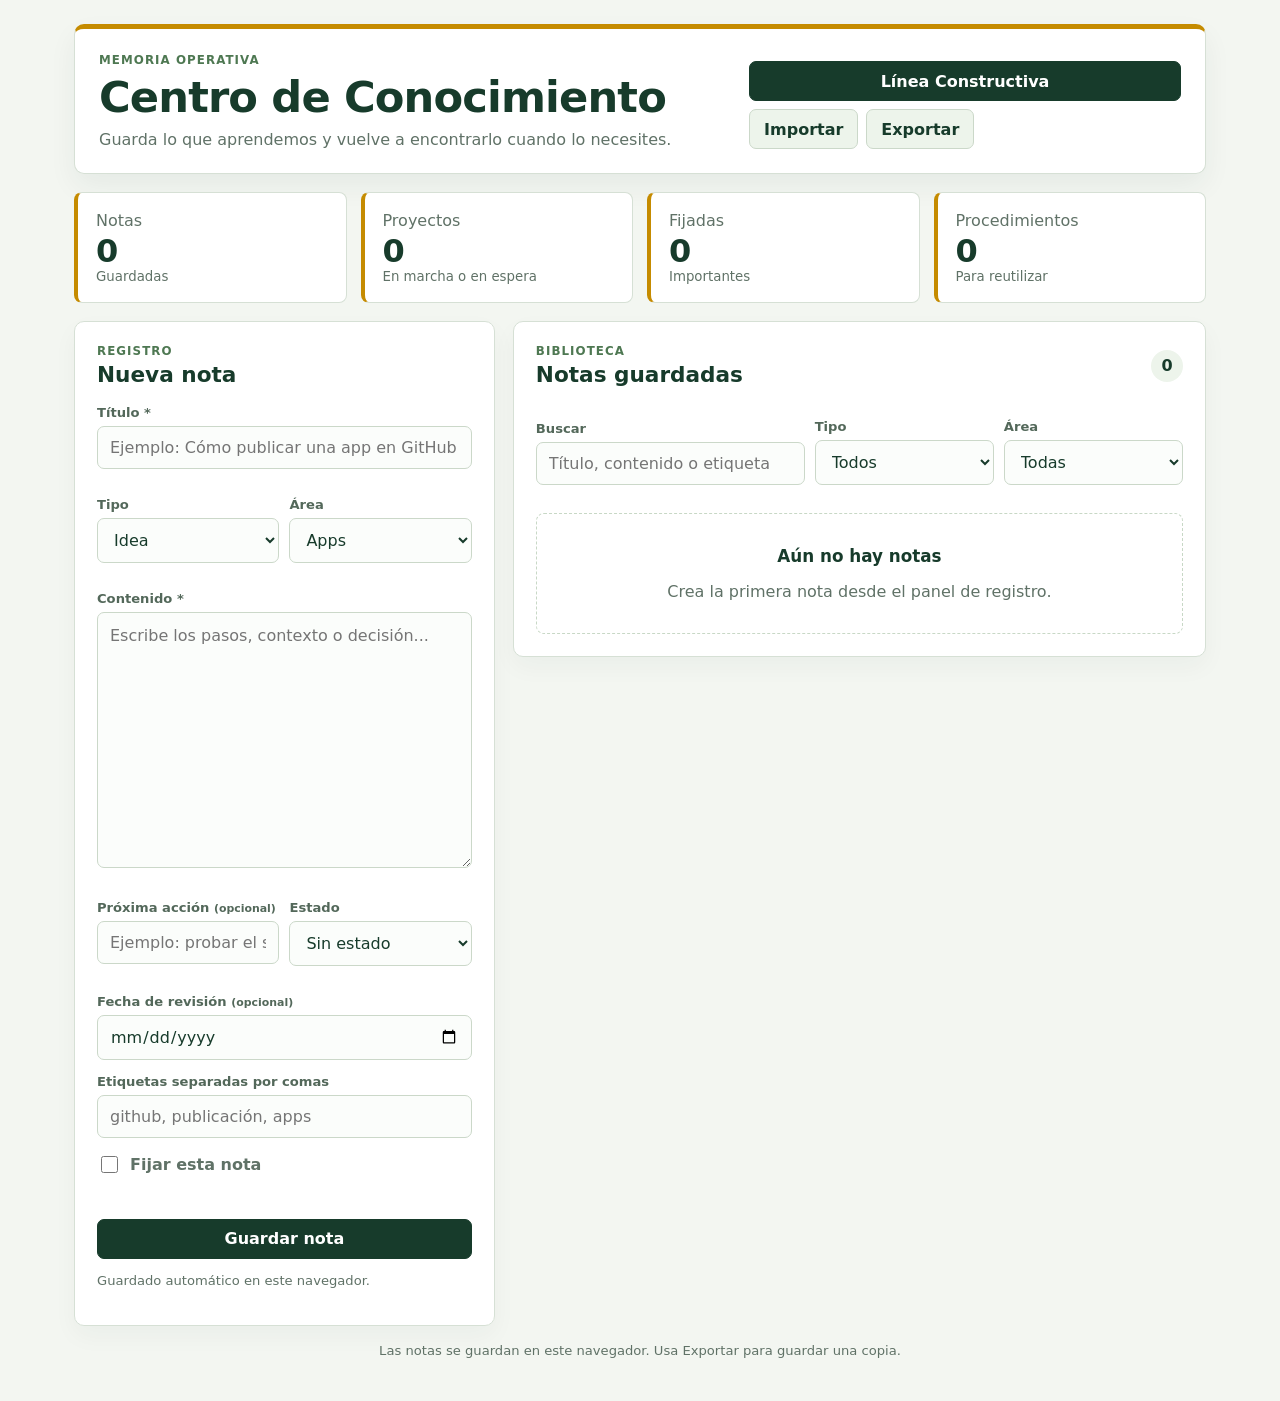
<file: centro-conocimiento/index.html>
<!doctype html>
<html lang="es">
<head>
  <meta charset="utf-8" />
  <meta name="viewport" content="width=device-width, initial-scale=1" />
  <meta name="theme-color" content="#173b2b" />
  <title>Centro de Conocimiento</title>
  <link rel="manifest" href="./manifest.webmanifest" />
  <link rel="stylesheet" href="./styles.css" />
</head>
<body>
  <main class="app-shell">
    <header class="topbar">
      <div class="brand-copy"><span class="eyebrow">Memoria operativa</span><h1>Centro de Conocimiento</h1><p>Guarda lo que aprendemos y vuelve a encontrarlo cuando lo necesites.</p></div>
      <div class="top-actions"><a class="button button-primary" href="https://antoniodeni.github.io/panel-disciplina-personal/">L&iacute;nea Constructiva</a><button class="button button-secondary" id="import-data" type="button">Importar</button><button class="button button-secondary" id="export-data" type="button">Exportar</button></div>
      <input id="import-file" type="file" accept="application/json,.json" hidden />
    </header>

    <section class="stats-grid" aria-label="Resumen"><article class="stat-card"><span>Notas</span><strong id="notes-count">0</strong><small>Guardadas</small></article><article class="stat-card"><span>Proyectos</span><strong id="projects-count">0</strong><small>En marcha o en espera</small></article><article class="stat-card"><span>Fijadas</span><strong id="pinned-count">0</strong><small>Importantes</small></article><article class="stat-card"><span>Procedimientos</span><strong id="procedures-count">0</strong><small>Para reutilizar</small></article></section>

    <section class="workspace-grid">
      <section class="panel editor-panel">
        <div class="panel-heading"><div><span class="eyebrow">Registro</span><h2 id="form-title">Nueva nota</h2></div><button class="icon-button hidden" id="cancel-edit" type="button" aria-label="Cancelar edici&oacute;n">&times;</button></div>
        <form id="note-form" novalidate>
          <input id="editing-id" type="hidden" />
          <label class="field"><span>T&iacute;tulo *</span><input id="note-title" required maxlength="160" placeholder="Ejemplo: C&oacute;mo publicar una app en GitHub Pages" /></label>
          <div class="form-grid"><label class="field"><span>Tipo</span><select id="note-type"></select></label><label class="field"><span>&Aacute;rea</span><select id="note-area"></select></label></div>
          <label class="field"><span>Contenido *</span><textarea id="note-content" required maxlength="10000" rows="10" placeholder="Escribe los pasos, contexto o decisi&oacute;n..."></textarea></label>
          <div class="form-grid"><label class="field"><span>Pr&oacute;xima acci&oacute;n <small>(opcional)</small></span><input id="note-next-action" maxlength="240" placeholder="Ejemplo: probar el siguiente paso" /></label><label class="field"><span>Estado</span><select id="note-status"></select></label></div>
          <label class="field"><span>Fecha de revisi&oacute;n <small>(opcional)</small></span><input id="note-review-date" type="date" /></label>
          <label class="field"><span>Etiquetas separadas por comas</span><input id="note-tags" maxlength="400" placeholder="github, publicaci&oacute;n, apps" /></label>
          <label class="check-field"><input id="note-pinned" type="checkbox" /><span>Fijar esta nota</span></label>
          <p class="form-error" id="form-error" role="alert"></p>
          <button class="button button-primary save-button" id="save-note" type="submit">Guardar nota</button>
        </form>
        <p class="storage-status" id="storage-status" role="status"></p>
      </section>

      <section class="panel library-panel">
        <div class="panel-heading"><div><span class="eyebrow">Biblioteca</span><h2>Notas guardadas</h2></div><span class="counter" id="visible-count">0</span></div>
        <div class="filter-grid"><label class="field"><span>Buscar</span><input id="note-search" type="search" placeholder="T&iacute;tulo, contenido o etiqueta" /></label><label class="field"><span>Tipo</span><select id="type-filter"><option value="all">Todos</option></select></label><label class="field"><span>&Aacute;rea</span><select id="area-filter"><option value="all">Todas</option></select></label></div>
        <div id="note-list" class="note-list"></div>
      </section>
    </section>
    <p class="privacy-note">Las notas se guardan en este navegador. Usa Exportar para guardar una copia.</p>
    <div class="toast" id="toast" role="status" aria-live="polite"></div>
  </main>
  <script src="./knowledge.js?v=3"></script>
  <script src="./app.js?v=3"></script>
  <script>if ('serviceWorker' in navigator && /^https?:$/.test(window.location.protocol)) window.addEventListener('load', () => navigator.serviceWorker.register('./sw.js'));</script>
</body>
</html>
</file>
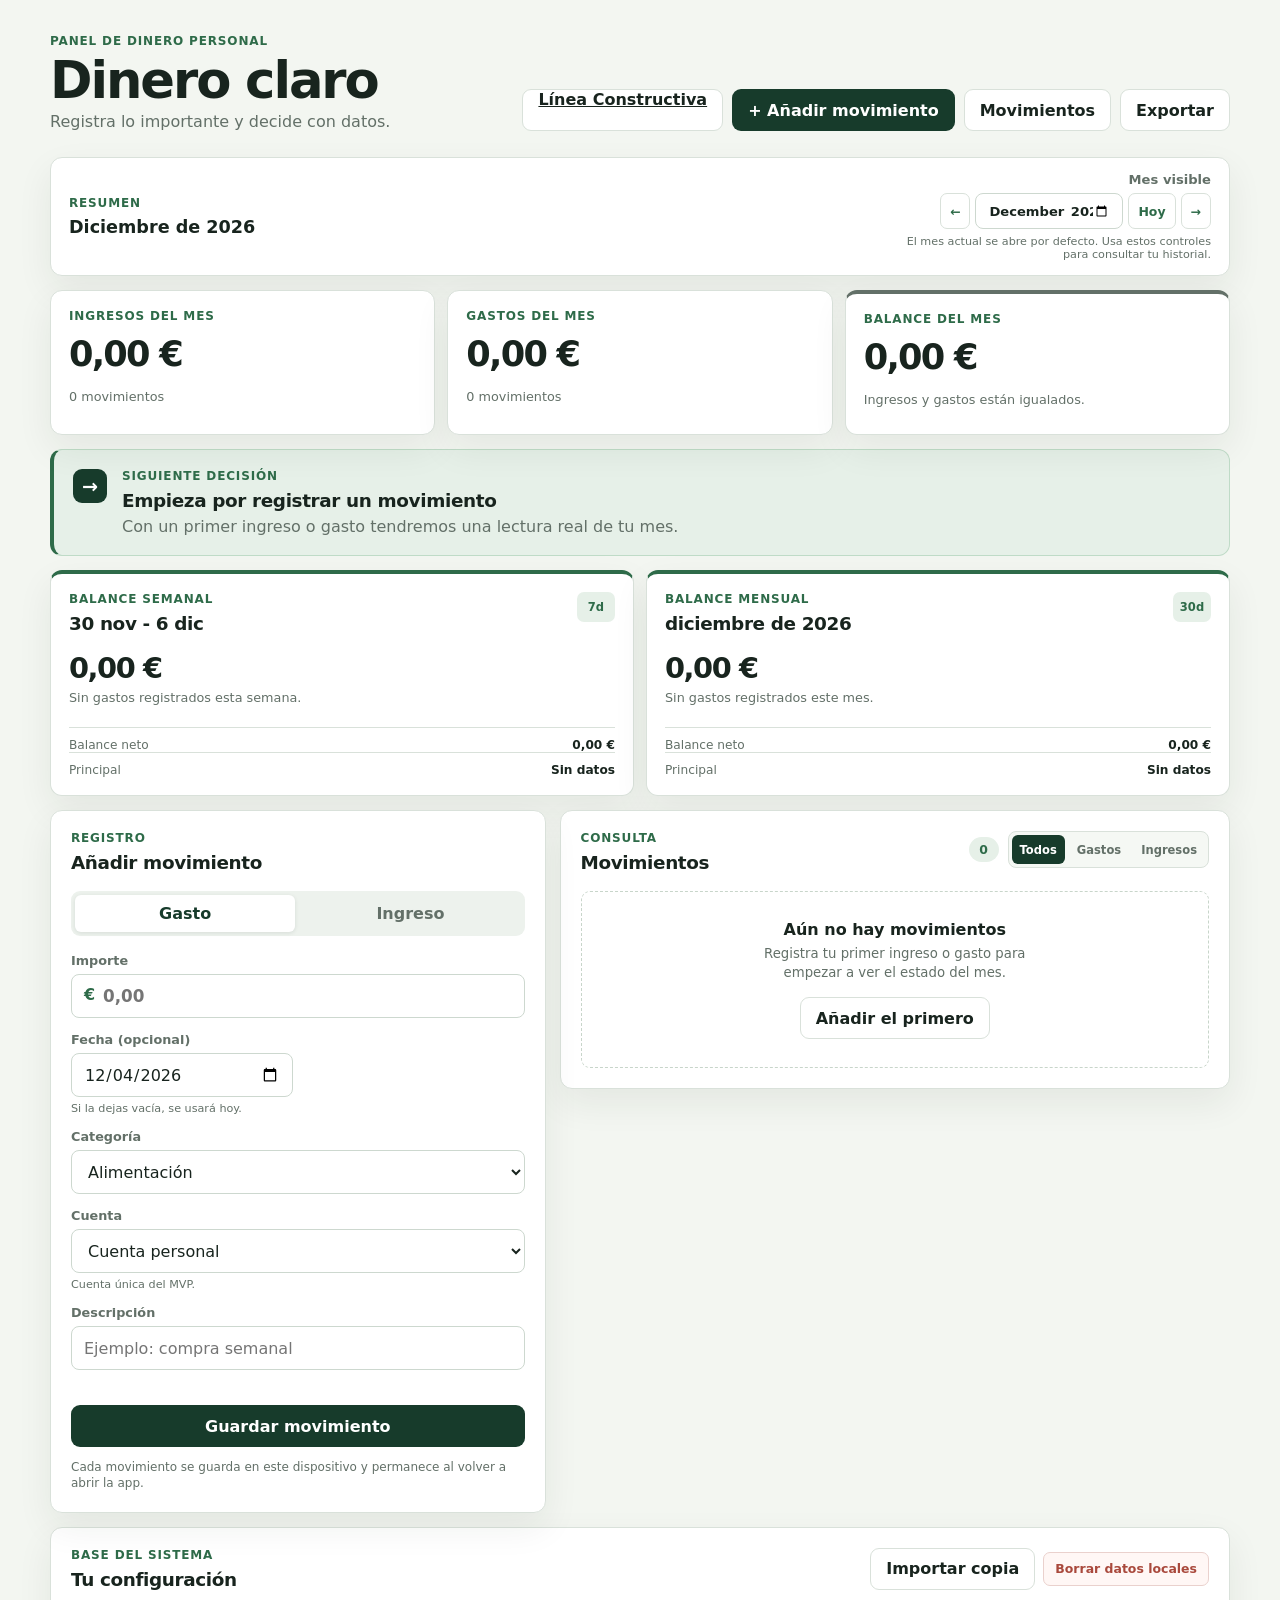
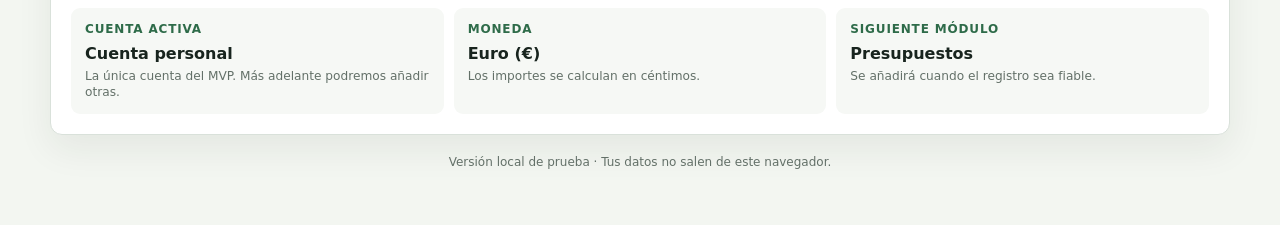
<file: dinero-claro/index.html>
<!doctype html>
<html lang="es">
  <head>
    <meta charset="UTF-8" />
    <meta name="viewport" content="width=device-width, initial-scale=1" />
    <meta name="theme-color" content="#173b2b" />
    <meta name="apple-mobile-web-app-capable" content="yes" />
    <meta name="apple-mobile-web-app-status-bar-style" content="default" />
    <link rel="manifest" href="./manifest.webmanifest" />
    <title>Dinero claro</title>
    <link rel="stylesheet" href="./styles.css" />
  </head>
  <body>
    <main class="app-shell">
      <header class="topbar">
        <div>
          <p class="eyebrow">Panel de dinero personal</p>
          <h1>Dinero claro</h1>
          <p class="intro">Registra lo importante y decide con datos.</p>
        </div>
        <div class="topbar-actions">
          <a class="button button-secondary" href="https://antoniodeni.github.io/panel-disciplina-personal/">Línea Constructiva</a>
          <button class="button button-primary" id="focus-form" type="button">+ Añadir movimiento</button>
          <button class="button button-secondary" id="focus-movements" type="button">Movimientos</button>
          <button class="button button-secondary" id="export-data" type="button">Exportar</button>
        </div>
      </header>

      <section class="period-bar" aria-label="Período seleccionado">
        <div>
          <span class="section-kicker">Resumen</span>
          <strong id="period-label">Este mes</strong>
        </div>
        <div class="month-control">
          <span>Mes visible</span>
          <div class="month-control-actions">
            <button class="month-button" id="previous-month" type="button" aria-label="Ver mes anterior">←</button>
            <input id="month-filter" type="month" aria-label="Seleccionar mes" />
            <button class="month-button" id="current-month" type="button">Hoy</button>
            <button class="month-button" id="next-month" type="button" aria-label="Ver mes siguiente">→</button>
          </div>
          <small>El mes actual se abre por defecto. Usa estos controles para consultar tu historial.</small>
        </div>
      </section>

      <section class="summary-grid" aria-label="Resumen financiero">
        <span id="available-value" hidden>0,00 €</span>
        <article class="summary-card summary-card-action" data-summary-filter="income" role="button" tabindex="0" aria-label="Ver ingresos del mes">
          <span class="summary-label">Ingresos del mes</span>
          <strong id="income-value">0,00 €</strong>
          <span class="summary-help" id="income-count">0 movimientos · Pulsa para verlos</span>
        </article>
        <article class="summary-card summary-card-action" data-summary-filter="expense" role="button" tabindex="0" aria-label="Ver gastos del mes">
          <span class="summary-label">Gastos del mes</span>
          <strong id="expense-value">0,00 €</strong>
          <span class="summary-help" id="expense-count">0 movimientos · Pulsa para verlos</span>
        </article>
        <article class="summary-card summary-card-forecast" id="balance-card">
          <span class="summary-label">Balance del mes</span>
          <strong id="balance-value">0,00 EUR</strong>
          <span class="summary-help" id="balance-help">Ingresos menos gastos.</span>
        </article>
      </section>

      <section class="decision-panel" aria-live="polite">
        <div class="decision-icon" aria-hidden="true">→</div>
        <div>
          <span class="section-kicker">Siguiente decisión</span>
          <h2 id="decision-title">Empieza por registrar un movimiento</h2>
          <p id="decision-copy">Con un primer ingreso o gasto tendremos una lectura real de tu mes.</p>
        </div>
      </section>

      <section class="reports-grid" aria-label="Resúmenes de gastos">
        <article class="report-card">
          <div class="report-heading">
            <div>
              <span class="section-kicker">Balance semanal</span>
              <h2 id="weekly-label">Semana actual</h2>
            </div>
            <span class="report-symbol">7d</span>
          </div>
          <strong class="report-total" id="weekly-expense">0,00 EUR</strong>
          <p id="weekly-copy">Sin gastos registrados esta semana.</p>
          <div class="report-detail"><span>Balance neto</span><strong id="weekly-balance">0,00 EUR</strong></div>
          <div class="report-detail"><span>Principal</span><strong id="weekly-top">Sin datos</strong></div>
        </article>
        <article class="report-card">
          <div class="report-heading">
            <div>
              <span class="section-kicker">Balance mensual</span>
              <h2 id="monthly-label">Este mes</h2>
            </div>
            <span class="report-symbol">30d</span>
          </div>
          <strong class="report-total" id="monthly-expense">0,00 EUR</strong>
          <p id="monthly-copy">Sin gastos registrados este mes.</p>
          <div class="report-detail"><span>Balance neto</span><strong id="monthly-balance">0,00 EUR</strong></div>
          <div class="report-detail"><span>Principal</span><strong id="monthly-top">Sin datos</strong></div>
        </article>
      </section>

      <div class="content-grid">
        <section class="panel form-panel" id="movement-panel">
          <div class="panel-heading">
            <div>
              <span class="section-kicker">Registro</span>
              <h2 id="form-title">Añadir movimiento</h2>
            </div>
            <button class="icon-button hidden" id="cancel-edit" type="button" aria-label="Cancelar edición">×</button>
          </div>
          <form id="movement-form" novalidate>
            <input id="editing-id" type="hidden" />
            <div class="segmented-control" role="group" aria-label="Tipo de movimiento">
              <label><input type="radio" name="kind" value="expense" checked /> <span>Gasto</span></label>
              <label><input type="radio" name="kind" value="income" /> <span>Ingreso</span></label>
            </div>
            <div class="form-grid">
              <label class="field field-wide">
                <span>Importe</span>
                <div class="amount-input"><span>€</span><input id="amount" name="amount" inputmode="decimal" placeholder="0,00" required /></div>
              </label>
              <label class="field">
                <span>Fecha (opcional)</span>
                <input id="date" name="date" type="date" />
                <small class="field-help">Si la dejas vacía, se usará hoy.</small>
              </label>
              <label class="field field-wide">
                <span>Categoría</span>
                <select id="category" name="category" required>
                  <option value="Alimentación">Alimentación</option>
                  <option value="Vivienda">Vivienda</option>
                  <option value="Transporte">Transporte</option>
                  <option value="Salud">Salud</option>
                  <option value="Ocio">Ocio</option>
                  <option value="Compras">Compras</option>
                  <option value="Servicios">Servicios</option>
                  <option value="Otros gastos">Otros gastos</option>
                  <option value="Nómina">Nómina</option>
                  <option value="Prestación">Prestación</option>
                  <option value="Freelance">Freelance</option>
                  <option value="Ventas">Ventas</option>
                  <option value="Transferencia recibida">Transferencia recibida</option>
                  <option value="Devolución">Devolución</option>
                  <option value="Otros ingresos">Otros ingresos</option>
                </select>
              </label>
              <label class="field field-wide">
                <span>Cuenta</span>
                <select id="account" name="account" required>
                  <option value="Cuenta personal">Cuenta personal</option>
                </select>
                <small class="field-help">Cuenta única del MVP.</small>
              </label>
              <label class="field field-wide">
                <span>Descripción</span>
                <input id="description" name="description" maxlength="80" placeholder="Ejemplo: compra semanal" />
              </label>
            </div>
            <p class="form-error" id="form-error" role="alert"></p>
            <button class="button button-primary button-full" id="save-movement" type="submit">Guardar movimiento</button>
          </form>
          <p class="save-note" id="save-note">Cada movimiento se guarda en este dispositivo y permanece al volver a abrir la app.</p>
        </section>

        <section class="panel transactions-panel" id="transactions-panel">
          <div class="panel-heading">
            <div>
              <span class="section-kicker">Consulta</span>
              <h2>Movimientos</h2>
            </div>
            <div class="activity-tools">
              <span class="count-badge" id="transaction-count">0</span>
              <div class="movement-filters" role="group" aria-label="Filtrar movimientos">
                <button class="filter-button active" type="button" data-filter="all" aria-pressed="true">Todos</button>
                <button class="filter-button" type="button" data-filter="expense" aria-pressed="false">Gastos</button>
                <button class="filter-button" type="button" data-filter="income" aria-pressed="false">Ingresos</button>
              </div>
            </div>
          </div>
          <div class="transactions-list" id="transactions-list"></div>
        </section>
      </div>

      <section class="panel foundations-panel">
        <div class="panel-heading">
          <div>
            <span class="section-kicker">Base del sistema</span>
            <h2>Tu configuración</h2>
          </div>
          <div class="foundation-actions">
            <button class="button button-secondary" id="import-data" type="button">Importar copia</button>
            <input id="import-file" class="hidden" type="file" accept="application/json,.json" />
            <button class="button button-danger-quiet" id="reset-data" type="button">Borrar datos locales</button>
          </div>
        </div>
        <div class="foundation-grid">
          <div><span class="summary-label">Cuenta activa</span><strong>Cuenta personal</strong><small>La única cuenta del MVP. Más adelante podremos añadir otras.</small></div>
          <div><span class="summary-label">Moneda</span><strong>Euro (€)</strong><small>Los importes se calculan en céntimos.</small></div>
          <div><span class="summary-label">Siguiente módulo</span><strong>Presupuestos</strong><small>Se añadirá cuando el registro sea fiable.</small></div>
        </div>
      </section>

      <footer class="footer-note">Versión local de prueba · Tus datos no salen de este navegador.</footer>
    </main>
    <div class="toast" id="toast" role="status" aria-live="polite"></div>
    <script src="./finance.js?v=12"></script>
    <script src="./app.js?v=12"></script>
    <script>
      if ('serviceWorker' in navigator && /^https?:$/.test(window.location.protocol)) {
        window.addEventListener('load', () => navigator.serviceWorker.register('./sw.js'));
      }
    </script>
    <script>
      (() => {
        const form = document.querySelector('#movement-form');
        if (!form) return;

        const today = () => {
          const date = new Date();
          return `${date.getFullYear()}-${String(date.getMonth() + 1).padStart(2, '0')}-${String(date.getDate()).padStart(2, '0')}`;
        };
        const euro = (minor) => new Intl.NumberFormat('es-ES', { style: 'currency', currency: 'EUR' }).format((Number(minor) || 0) / 100);
        const amount = (value) => {
          const normalized = String(value).trim().replace(',', '.');
          if (!/^\d+(\.\d{1,2})?$/.test(normalized)) return null;
          const [whole, decimals = ''] = normalized.split('.');
          return Number(whole) * 100 + Number(decimals.padEnd(2, '0'));
        };
        const monthOf = (date) => String(date || '').slice(0, 7);
        let editingId = '';
        let fallbackFilter = 'all';
        const readStored = () => JSON.parse(localStorage.getItem('dinero-claro-v1') || 'null') || {};
        const escape = (value) => String(value || '').replace(/[&<>"']/g, (character) => ({ '&': '&amp;', '<': '&lt;', '>': '&gt;', '"': '&quot;', "'": '&#39;' }[character]));
        const selectedMonth = () => document.querySelector('#month-filter').value || monthOf(today());
        const shiftMonth = (month, offset) => {
          const [year, monthNumber] = month.split('-').map(Number);
          const next = new Date(year, monthNumber - 1 + offset, 15);
          return `${next.getFullYear()}-${String(next.getMonth() + 1).padStart(2, '0')}`;
        };
        const renderFallback = () => {
          const stored = readStored();
          const transactions = Array.isArray(stored.transactions) ? stored.transactions : [];
          const month = selectedMonth();
          const period = transactions.filter((item) => monthOf(item.date) === month);
          const shown = fallbackFilter === 'all' ? period : period.filter((item) => item.kind === fallbackFilter);
          const incomeMinor = period.filter((item) => item.kind === 'income').reduce((sum, item) => sum + (Number(item.amountMinor) || 0), 0);
          const expenseMinor = period.filter((item) => item.kind === 'expense').reduce((sum, item) => sum + (Number(item.amountMinor) || 0), 0);
          const availableMinor = transactions.reduce((sum, item) => sum + (item.kind === 'income' ? 1 : -1) * (Number(item.amountMinor) || 0), 0);
          const monthLabel = new Intl.DateTimeFormat('es-ES', { month: 'long', year: 'numeric' }).format(new Date(`${month}-15T12:00:00`));
          document.querySelector('#month-filter').value = month;
          document.querySelector('#period-label').textContent = monthLabel.charAt(0).toUpperCase() + monthLabel.slice(1);
          document.querySelector('#available-value').textContent = euro(availableMinor);
          document.querySelector('#income-value').textContent = euro(incomeMinor);
          document.querySelector('#expense-value').textContent = euro(expenseMinor);
          document.querySelector('#balance-value').textContent = euro(incomeMinor - expenseMinor);
          document.querySelector('#income-count').textContent = `${period.filter((item) => item.kind === 'income').length} movimientos`;
          document.querySelector('#expense-count').textContent = `${period.filter((item) => item.kind === 'expense').length} movimientos`;
          document.querySelector('#monthly-expense').textContent = euro(expenseMinor);
          document.querySelector('#monthly-balance').textContent = euro(incomeMinor - expenseMinor);
          document.querySelector('#transaction-count').textContent = String(shown.length);
          const list = document.querySelector('#transactions-list');
          if (!shown.length) {
            list.innerHTML = '<div class="empty-state"><strong>No hay movimientos que mostrar</strong><p>Registra un ingreso o gasto para verlo aquí.</p></div>';
            return;
          }
          list.innerHTML = shown.slice().sort((a, b) => String(b.date).localeCompare(String(a.date))).map((item) => `
            <article class="transaction-row" data-id="${escape(item.id)}">
              <div class="transaction-mark ${item.kind}" aria-hidden="true">${item.kind === 'income' ? '+' : '-'}</div>
              <div class="transaction-main"><strong>${escape(item.description || item.category)}</strong><span>${escape(item.category)} · ${escape(item.account)} · ${escape(item.date)}</span></div>
              <strong class="transaction-amount ${item.kind}">${item.kind === 'income' ? '+' : '-'}${euro(item.amountMinor)}</strong>
              <div class="transaction-actions"><button class="text-button" data-action="edit" type="button">Editar</button><button class="text-button text-button-danger" data-action="delete" type="button">Borrar</button></div>
            </article>`).join('');
          list.querySelectorAll('[data-action="edit"]').forEach((button) => button.addEventListener('click', () => {
            const item = transactions.find((transaction) => transaction.id === button.closest('[data-id]').dataset.id);
            if (!item) return;
            editingId = item.id;
            document.querySelector(`input[name="kind"][value="${item.kind}"]`).checked = true;
            document.querySelector('#amount').value = (Number(item.amountMinor) / 100).toFixed(2).replace('.', ',');
            document.querySelector('#date').value = item.date || today();
            document.querySelector('#category').value = item.category;
            document.querySelector('#account').value = item.account || 'Cuenta personal';
            document.querySelector('#description').value = item.description || '';
            document.querySelector('#form-title').textContent = 'Editar movimiento';
            document.querySelector('#cancel-edit').classList.remove('hidden');
            document.querySelector('#movement-panel').scrollIntoView({ behavior: 'smooth', block: 'start' });
          }));
          list.querySelectorAll('[data-action="delete"]').forEach((button) => button.addEventListener('click', () => {
            const id = button.closest('[data-id]').dataset.id;
            const next = transactions.filter((item) => item.id !== id);
            localStorage.setItem('dinero-claro-v1', JSON.stringify({ ...stored, transactions: next, accounts: ['Cuenta personal'] }));
            renderFallback();
          }));
        };

        form.addEventListener('submit', (event) => {
          if (globalThis.__dineroAppReady) return;
          event.preventDefault();
          event.stopImmediatePropagation();

          const amountMinor = amount(document.querySelector('#amount').value);
          const error = document.querySelector('#form-error');
          if (!amountMinor || amountMinor <= 0) {
            error.textContent = 'Escribe un importe positivo con hasta dos decimales.';
            return;
          }

          const transaction = {
            id: editingId || `fallback-${Date.now()}-${Math.random().toString(16).slice(2)}`,
            kind: document.querySelector('input[name="kind"]:checked')?.value || 'expense',
            amountMinor,
            date: document.querySelector('#date').value || today(),
            category: document.querySelector('#category').value || 'Otros gastos',
            account: document.querySelector('#account').value || 'Cuenta personal',
            description: document.querySelector('#description').value.trim(),
            createdAt: new Date().toISOString()
          };

          try {
            const stored = readStored();
            const transactions = Array.isArray(stored.transactions) ? stored.transactions : [];
            const nextTransactions = editingId
              ? transactions.map((item) => item.id === editingId ? { ...item, ...transaction, updatedAt: new Date().toISOString() } : item)
              : [...transactions, transaction];
            localStorage.setItem('dinero-claro-v1', JSON.stringify({
              ...stored,
              transactions: nextTransactions,
              accounts: ['Cuenta personal']
            }));
            editingId = '';
            document.querySelector('#form-error').textContent = '';
            document.querySelector('#form-title').textContent = 'Añadir movimiento';
            document.querySelector('#cancel-edit').classList.add('hidden');
            document.querySelector('#toast').textContent = 'Movimiento guardado';
            document.querySelector('#toast').classList.add('visible');
            form.reset();
            document.querySelector('#date').value = today();
            renderFallback();
          } catch {
            error.textContent = 'No se pudo guardar en este navegador.';
          }
        }, true);

        if (!globalThis.__dineroAppReady) {
          document.querySelectorAll('[data-filter]').forEach((button) => button.addEventListener('click', () => {
            fallbackFilter = button.dataset.filter;
            document.querySelectorAll('[data-filter]').forEach((filterButton) => {
              const active = filterButton === button;
              filterButton.classList.toggle('active', active);
              filterButton.setAttribute('aria-pressed', String(active));
            });
            renderFallback();
          }));
          document.querySelector('#focus-movements').addEventListener('click', () => document.querySelector('#transactions-panel').scrollIntoView({ behavior: 'smooth', block: 'start' }));
          document.querySelectorAll('[data-summary-filter]').forEach((card) => card.addEventListener('click', () => {
            fallbackFilter = card.dataset.summaryFilter;
            document.querySelectorAll('[data-filter]').forEach((filterButton) => {
              const active = filterButton.dataset.filter === fallbackFilter;
              filterButton.classList.toggle('active', active);
              filterButton.setAttribute('aria-pressed', String(active));
            });
            renderFallback();
            document.querySelector('#transactions-panel').scrollIntoView({ behavior: 'smooth', block: 'start' });
          }));
          document.querySelector('#month-filter').addEventListener('change', renderFallback);
          document.querySelector('#previous-month').addEventListener('click', () => {
            document.querySelector('#month-filter').value = shiftMonth(selectedMonth(), -1);
            renderFallback();
          });
          document.querySelector('#current-month').addEventListener('click', () => {
            document.querySelector('#month-filter').value = monthOf(today());
            renderFallback();
          });
          document.querySelector('#next-month').addEventListener('click', () => {
            document.querySelector('#month-filter').value = shiftMonth(selectedMonth(), 1);
            renderFallback();
          });
          document.querySelector('#import-data').addEventListener('click', () => document.querySelector('#import-file').click());
          document.querySelector('#import-file').addEventListener('change', async (event) => {
            const file = event.target.files?.[0];
            if (!file) return;
            try {
              const parsed = JSON.parse(await file.text());
              const imported = parsed.data || parsed;
              if (!Array.isArray(imported.transactions)) throw new Error('invalid backup');
              if (!window.confirm('La importación sustituirá los movimientos actuales. ¿Continuar?')) return;
              localStorage.setItem('dinero-claro-v1', JSON.stringify({
                ...imported,
                accounts: ['Cuenta personal'],
                transactions: imported.transactions
              }));
              renderFallback();
              document.querySelector('#toast').textContent = 'Copia importada correctamente';
              document.querySelector('#toast').classList.add('visible');
            } catch {
              document.querySelector('#toast').textContent = 'No se pudo importar la copia';
              document.querySelector('#toast').classList.add('visible');
            } finally {
              event.target.value = '';
            }
          });
          document.querySelector('#cancel-edit').addEventListener('click', () => {
            editingId = '';
            form.reset();
            document.querySelector('#date').value = today();
            document.querySelector('#form-title').textContent = 'Añadir movimiento';
            document.querySelector('#cancel-edit').classList.add('hidden');
          });
          renderFallback();
        }
      })();
    </script>
  </body>
</html>
</file>
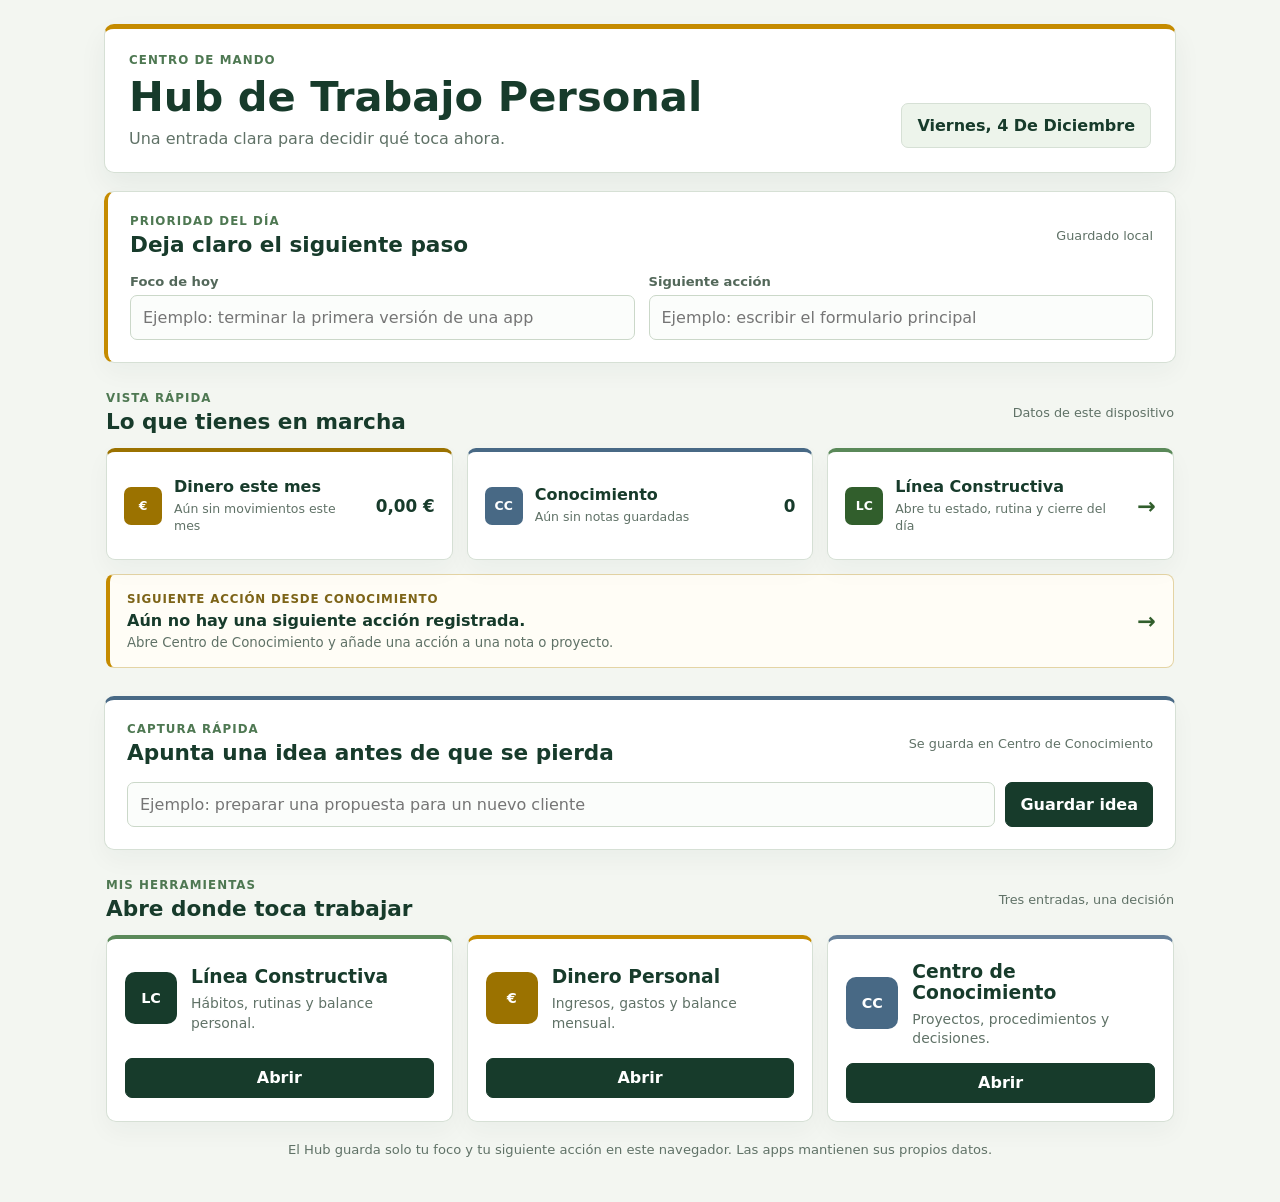
<file: hub-trabajo-personal/index.html>
<!doctype html>
<html lang="es">
<head>
  <meta charset="utf-8" />
  <meta name="viewport" content="width=device-width, initial-scale=1" />
  <meta name="theme-color" content="#173b2b" />
  <title>Hub de Trabajo Personal</title>
  <link rel="manifest" href="./manifest.webmanifest" />
  <link rel="stylesheet" href="./styles.css" />
</head>
<body>
  <main class="app-shell">
    <header class="topbar">
      <div><span class="eyebrow">Centro de mando</span><h1>Hub de Trabajo Personal</h1><p>Una entrada clara para decidir qu&eacute; toca ahora.</p></div>
      <time id="today" class="date-badge"></time>
    </header>

    <section class="focus-panel panel">
      <div class="panel-heading"><div><span class="eyebrow">Prioridad del d&iacute;a</span><h2>Deja claro el siguiente paso</h2></div><span id="save-state" class="save-state">Guardado local</span></div>
      <div class="focus-grid">
        <label class="field"><span>Foco de hoy</span><input id="focus" maxlength="180" placeholder="Ejemplo: terminar la primera versi&oacute;n de una app" /></label>
        <label class="field"><span>Siguiente acci&oacute;n</span><input id="next-action" maxlength="240" placeholder="Ejemplo: escribir el formulario principal" /></label>
      </div>
    </section>

    <section class="overview-section" aria-labelledby="overview-title">
      <div class="section-heading"><div><span class="eyebrow">Vista r&aacute;pida</span><h2 id="overview-title">Lo que tienes en marcha</h2></div><span id="overview-updated" class="section-note">Se actualiza al volver al Hub</span></div>
      <div class="overview-grid">
        <a class="overview-card money-overview" href="https://antoniodeni.github.io/panel-disciplina-personal/dinero-claro/">
          <span class="overview-icon" aria-hidden="true">&euro;</span>
          <span class="overview-copy"><strong>Dinero este mes</strong><small id="money-detail">A&uacute;n sin movimientos</small></span>
          <strong id="money-balance" class="overview-value">0,00 &euro;</strong>
        </a>
        <a class="overview-card knowledge-overview" href="https://antoniodeni.github.io/panel-disciplina-personal/centro-conocimiento/">
          <span class="overview-icon" aria-hidden="true">CC</span>
          <span class="overview-copy"><strong>Conocimiento</strong><small id="knowledge-detail">A&uacute;n sin notas</small></span>
          <strong id="knowledge-count" class="overview-value">0</strong>
        </a>
        <a class="overview-card discipline-overview" href="https://antoniodeni.github.io/panel-disciplina-personal/">
          <span class="overview-icon" aria-hidden="true">LC</span>
          <span class="overview-copy"><strong>L&iacute;nea Constructiva</strong><small>Abre tu estado, rutina y cierre del d&iacute;a</small></span>
          <span class="overview-arrow" aria-hidden="true">&rarr;</span>
        </a>
      </div>
      <a id="knowledge-next-panel" class="next-note-panel" href="https://antoniodeni.github.io/panel-disciplina-personal/centro-conocimiento/">
        <span class="next-note-label">Siguiente acci&oacute;n desde Conocimiento</span>
        <strong id="knowledge-next-action">A&uacute;n no hay una siguiente acci&oacute;n registrada.</strong>
        <small id="knowledge-next-source">Abre Centro de Conocimiento y a&ntilde;ade una acci&oacute;n a una nota o proyecto.</small>
        <span class="overview-arrow" aria-hidden="true">&rarr;</span>
      </a>
    </section>

    <section class="capture-panel panel" aria-labelledby="capture-title">
      <div class="panel-heading"><div><span class="eyebrow">Captura r&aacute;pida</span><h2 id="capture-title">Apunta una idea antes de que se pierda</h2></div><span class="section-note">Se guarda en Centro de Conocimiento</span></div>
      <form id="quick-capture-form" class="capture-form">
        <label class="sr-only" for="quick-capture">Nueva idea</label>
        <input id="quick-capture" maxlength="160" placeholder="Ejemplo: preparar una propuesta para un nuevo cliente" required />
        <button class="button button-primary" type="submit">Guardar idea</button>
      </form>
    </section>

    <section class="apps-section">
      <div class="section-heading"><div><span class="eyebrow">Mis herramientas</span><h2>Abre donde toca trabajar</h2></div><span class="section-note">Tres entradas, una decisi&oacute;n</span></div>
      <div class="apps-grid">
        <article class="app-card app-discipline"><div class="app-icon">LC</div><div class="app-copy"><h3>L&iacute;nea Constructiva</h3><p>H&aacute;bitos, rutinas y balance personal.</p></div><a class="button button-primary" href="https://antoniodeni.github.io/panel-disciplina-personal/">Abrir</a></article>
        <article class="app-card app-money"><div class="app-icon">&euro;</div><div class="app-copy"><h3>Dinero Personal</h3><p>Ingresos, gastos y balance mensual.</p></div><a class="button button-primary" href="https://antoniodeni.github.io/panel-disciplina-personal/dinero-claro/">Abrir</a></article>
        <article class="app-card app-knowledge"><div class="app-icon">CC</div><div class="app-copy"><h3>Centro de Conocimiento</h3><p>Proyectos, procedimientos y decisiones.</p></div><a class="button button-primary" href="https://antoniodeni.github.io/panel-disciplina-personal/centro-conocimiento/">Abrir</a></article>
      </div>
    </section>

    <p class="privacy-note">El Hub guarda solo tu foco y tu siguiente acci&oacute;n en este navegador. Las apps mantienen sus propios datos.</p>
    <div id="toast" class="toast" role="status" aria-live="polite"></div>
  </main>
  <script src="./app.js?v=3"></script>
  <script>if ('serviceWorker' in navigator && /^https?:$/.test(window.location.protocol)) window.addEventListener('load', () => navigator.serviceWorker.register('./sw.js'));</script>
</body>
</html>
</file>
<file: centro-conocimiento/styles.css>
:root {
  color-scheme: light;
  --ink: #173b2b;
  --muted: #607267;
  --line: #d6e0d5;
  --soft: #edf4eb;
  --paper: #ffffff;
  --gold: #c58b00;
  --danger: #a54438;
  font-family: Inter, ui-sans-serif, system-ui, -apple-system, BlinkMacSystemFont, "Segoe UI", sans-serif;
}

* { box-sizing: border-box; }
body { margin: 0; min-width: 320px; color: var(--ink); background: #f3f6f1; }
button, input, textarea, select { font: inherit; }
button { cursor: pointer; }
.app-shell { width: min(1180px, 100%); margin: 0 auto; padding: 24px; }
.topbar { display: flex; align-items: flex-end; justify-content: space-between; gap: 20px; padding: 24px; background: var(--paper); border: 1px solid var(--line); border-top: 5px solid var(--gold); border-radius: 10px; box-shadow: 0 12px 28px rgba(23, 59, 43, .06); }
.brand-copy h1 { margin: 5px 0 8px; font-size: clamp(1.7rem, 4vw, 2.7rem); letter-spacing: -.02em; }
.brand-copy p { margin: 0; max-width: 650px; color: var(--muted); }
.eyebrow { display: block; color: #4e7852; font-size: .74rem; font-weight: 800; letter-spacing: .09em; text-transform: uppercase; }
.top-actions { display: flex; flex-wrap: wrap; gap: 8px; }
.stats-grid { display: grid; grid-template-columns: repeat(4, 1fr); gap: 14px; margin: 18px 0; }
.stat-card { padding: 18px; background: var(--paper); border: 1px solid var(--line); border-left: 4px solid var(--gold); border-radius: 8px; }
.stat-card span, .stat-card small { display: block; color: var(--muted); }
.stat-card strong { display: block; margin: 5px 0 2px; font-size: 2rem; line-height: 1; }
.workspace-grid { display: grid; grid-template-columns: minmax(300px, .85fr) minmax(0, 1.4fr); gap: 18px; align-items: start; }
.panel { min-width: 0; padding: 22px; background: var(--paper); border: 1px solid var(--line); border-radius: 10px; box-shadow: 0 10px 25px rgba(23, 59, 43, .04); }
.editor-panel { position: sticky; top: 16px; }
.panel-heading { display: flex; align-items: center; justify-content: space-between; gap: 12px; margin-bottom: 18px; }
h2, h3 { margin: 4px 0 0; }
h2 { font-size: 1.35rem; }
h3 { font-size: 1.05rem; overflow-wrap: anywhere; }
.field { display: block; margin: 14px 0; }
.field > span { display: block; margin-bottom: 6px; color: #53685a; font-size: .82rem; font-weight: 800; }
input, textarea, select { width: 100%; padding: 11px 12px; color: var(--ink); background: #fbfdfb; border: 1px solid #cbd8c9; border-radius: 7px; outline: none; }
textarea { resize: vertical; min-height: 150px; line-height: 1.45; }
input:focus, textarea:focus, select:focus { border-color: #5a8959; box-shadow: 0 0 0 3px rgba(90, 137, 89, .14); }
.form-grid, .filter-grid { display: grid; grid-template-columns: 1fr 1fr; gap: 10px; }
.filter-grid { grid-template-columns: 1.5fr 1fr 1fr; align-items: end; }
.check-field { display: flex; align-items: center; gap: 9px; margin: 15px 0; color: var(--muted); font-weight: 700; }
.check-field input { width: 17px; height: 17px; accent-color: var(--ink); }
.button { display: inline-flex; align-items: center; justify-content: center; min-height: 40px; padding: 9px 14px; color: var(--ink); background: var(--soft); border: 1px solid #cbd8c9; border-radius: 7px; font-weight: 800; text-decoration: none; transition: transform .15s ease, background .15s ease; }
.button:hover { background: #e0eddd; transform: translateY(-1px); }
.button-primary { width: 100%; color: white; background: var(--ink); border-color: var(--ink); }
.button-primary:hover { background: #25563f; }
.button-small { min-height: 34px; padding: 6px 10px; font-size: .8rem; }
.danger-quiet { color: var(--danger); background: #fff5f2; border-color: #ebc9c3; }
.icon-button { width: 34px; height: 34px; padding: 0; color: var(--ink); background: var(--soft); border: 1px solid var(--line); border-radius: 50%; font-size: 1.25rem; }
.hidden { display: none !important; }
.form-error { min-height: 20px; margin: 8px 0; color: var(--danger); font-size: .85rem; font-weight: 700; }
.storage-status, .privacy-note { color: var(--muted); font-size: .82rem; line-height: 1.4; }
.privacy-note { margin: 16px 2px; text-align: center; }
.counter { display: inline-grid; min-width: 32px; min-height: 32px; place-items: center; padding: 0 8px; color: var(--ink); background: var(--soft); border-radius: 999px; font-weight: 800; }
.note-list { display: grid; gap: 12px; margin-top: 14px; }
.note-card { padding: 16px; border: 1px solid var(--line); border-left: 4px solid #b8c9b5; border-radius: 8px; background: #fcfefc; }
.note-card.pinned { border-left-color: var(--gold); background: #fffdf6; }
.note-card-head, .note-card-foot, .note-actions { display: flex; align-items: center; justify-content: space-between; gap: 10px; }
.pin-mark { color: #9a7200; font-size: .75rem; font-weight: 800; }
.note-preview { margin: 12px 0; color: #40584a; white-space: pre-wrap; overflow-wrap: anywhere; line-height: 1.5; }
.note-context { display: grid; gap: 8px; margin: 12px 0; padding: 10px 12px; color: #40584a; background: #f1f7ef; border-radius: 6px; font-size: .85rem; line-height: 1.4; }
.note-context strong { color: var(--ink); }
.status-badge { width: fit-content; padding: 3px 7px; border-radius: 999px; font-size: .72rem; font-weight: 800; }
.status-active { color: #24673a; background: #dff1e2; }
.status-waiting { color: #76580a; background: #fff0c4; }
.status-done { color: #4b5a50; background: #e1e7e1; }
.note-card-foot { align-items: flex-end; padding-top: 10px; border-top: 1px solid #e1e9e0; }
.note-card-foot small { flex: 0 0 auto; color: var(--muted); }
.tags { display: flex; flex-wrap: wrap; gap: 5px; }
.tag { padding: 4px 7px; color: #416348; background: #e7f1e5; border-radius: 5px; font-size: .74rem; font-weight: 700; }
.note-actions { justify-content: flex-start; flex-wrap: wrap; margin-top: 13px; }
.empty-list { padding: 32px 18px; color: var(--muted); text-align: center; border: 1px dashed #c8d8c6; border-radius: 8px; }
.empty-list strong { display: block; color: var(--ink); font-size: 1.05rem; }
.empty-list p { margin-bottom: 0; }
.toast { position: fixed; right: 22px; bottom: 22px; z-index: 5; max-width: min(360px, calc(100vw - 44px)); padding: 12px 16px; color: white; background: var(--ink); border-radius: 7px; opacity: 0; pointer-events: none; transform: translateY(10px); transition: opacity .2s ease, transform .2s ease; }
.toast.visible { opacity: 1; transform: translateY(0); }

@media (max-width: 840px) {
  .app-shell { padding: 14px; }
  .topbar { align-items: stretch; flex-direction: column; padding: 18px; }
  .top-actions .button { flex: 1; }
  .stats-grid { grid-template-columns: repeat(2, 1fr); gap: 9px; }
  .stat-card { padding: 13px; }
  .stat-card strong { font-size: 1.6rem; }
  .workspace-grid { grid-template-columns: 1fr; }
  .editor-panel { position: static; }
}

@media (max-width: 560px) {
  .stats-grid { grid-template-columns: 1fr; }
  .stat-card { display: grid; grid-template-columns: 1fr auto; gap: 3px 12px; align-items: center; }
  .stat-card span { grid-row: span 2; }
  .stat-card strong { grid-column: 2; grid-row: 1; }
  .stat-card small { grid-column: 2; grid-row: 2; }
  .panel { padding: 16px; }
  .form-grid, .filter-grid { grid-template-columns: 1fr; gap: 0; }
  .note-card-head { align-items: flex-start; }
  .note-card-foot { align-items: flex-start; flex-direction: column; }
}
</file>
<file: dinero-claro/styles.css>
:root {
  color-scheme: light;
  --ink: #18241e;
  --muted: #637068;
  --line: #d9e1da;
  --paper: #ffffff;
  --canvas: #f3f6f1;
  --green: #173b2b;
  --green-2: #2e6b49;
  --mint: #e6f0e8;
  --gold: #c78c19;
  --red: #a9493c;
  --shadow: 0 14px 36px rgba(24, 36, 30, 0.07);
  font-family: Inter, ui-sans-serif, system-ui, -apple-system, BlinkMacSystemFont, "Segoe UI", sans-serif;
}

* { box-sizing: border-box; }
body { margin: 0; background: var(--canvas); color: var(--ink); }
button, input, select { font: inherit; }
button { cursor: pointer; }
.app-shell { width: min(1180px, calc(100% - 32px)); margin: 0 auto; padding: 34px 0 56px; }
.topbar { display: flex; align-items: flex-end; justify-content: space-between; gap: 28px; margin-bottom: 26px; }
.eyebrow, .section-kicker, .summary-label { display: block; margin: 0 0 7px; color: var(--green-2); font-size: 0.75rem; font-weight: 800; letter-spacing: 0.07em; text-transform: uppercase; }
h1, h2, p { margin-top: 0; }
h1 { margin-bottom: 7px; font-size: clamp(2rem, 4vw, 3.5rem); letter-spacing: -0.04em; line-height: 0.98; }
h2 { margin-bottom: 0; font-size: 1.15rem; letter-spacing: -0.02em; }
.intro { margin-bottom: 0; color: var(--muted); }
.topbar-actions { display: flex; flex-wrap: wrap; gap: 9px; }
.button { min-height: 42px; border: 1px solid transparent; border-radius: 9px; padding: 0 15px; font-weight: 800; transition: transform 160ms ease, background 160ms ease, border-color 160ms ease; }
.button:hover { transform: translateY(-1px); }
.button-primary { background: var(--green); color: white; }
.button-primary:hover { background: #21523b; }
.button-secondary { border-color: var(--line); background: var(--paper); color: var(--ink); }
.button-danger-quiet { min-height: 34px; border: 1px solid #ead1cd; border-radius: 7px; background: #fff7f5; color: var(--red); font-size: 0.78rem; font-weight: 800; padding: 0 11px; }
.button-full { width: 100%; }
.period-bar { display: flex; align-items: center; justify-content: space-between; gap: 14px; padding: 14px 18px; border: 1px solid var(--line); border-radius: 12px; background: var(--paper); box-shadow: var(--shadow); }
.period-bar strong { font-size: 1.1rem; }
.month-control { display: grid; justify-items: end; gap: 6px; color: var(--muted); font-size: 0.82rem; font-weight: 700; }
.month-control-actions { display: flex; align-items: center; gap: 5px; }
.month-control small { max-width: 320px; color: var(--muted); font-size: 0.7rem; font-weight: 500; text-align: right; }
.month-button { min-height: 36px; border: 1px solid var(--line); border-radius: 7px; background: var(--paper); color: var(--green-2); padding: 0 9px; font-size: 0.78rem; font-weight: 900; }
.month-button:hover { border-color: var(--green-2); background: var(--mint); }
input, select { width: 100%; min-height: 44px; border: 1px solid #cdd8cf; border-radius: 8px; background: white; color: var(--ink); padding: 0 12px; outline: none; }
input:focus, select:focus, button:focus-visible { border-color: var(--green-2); outline: 3px solid rgba(46, 107, 73, 0.18); outline-offset: 1px; }
.month-control input { width: 148px; min-height: 36px; }
.summary-grid { display: grid; grid-template-columns: repeat(3, 1fr); gap: 12px; margin: 14px 0; }
.summary-card { min-height: 145px; padding: 18px; border: 1px solid var(--line); border-radius: 12px; background: var(--paper); box-shadow: var(--shadow); }
.summary-card-action { width: 100%; cursor: pointer; text-align: left; transition: border-color 160ms ease, box-shadow 160ms ease, transform 160ms ease; }
.summary-card-action:hover, .summary-card-action:focus-visible { border-color: var(--green-2); box-shadow: 0 10px 24px rgba(24, 36, 30, 0.12); transform: translateY(-1px); outline: none; }
.summary-card-highlight { border-top: 4px solid var(--gold); }
.summary-card-forecast { border-top: 4px solid var(--green-2); }
.summary-card-forecast.balance-positive { border-top-color: var(--green-2); background: #eef8f0; }
.summary-card-forecast.balance-positive strong { color: var(--green-2); }
.summary-card-forecast.balance-negative { border-top-color: var(--red); background: #fff3f1; }
.summary-card-forecast.balance-negative strong { color: var(--red); }
.summary-card-forecast.balance-neutral { border-top-color: var(--muted); }
.summary-card strong { display: block; margin: 10px 0 12px; font-size: clamp(1.55rem, 3vw, 2.2rem); letter-spacing: -0.05em; }
.summary-help { color: var(--muted); font-size: 0.8rem; line-height: 1.35; }
.decision-panel { display: flex; align-items: flex-start; gap: 15px; margin-bottom: 14px; padding: 19px; border: 1px solid #bfdbc7; border-left: 4px solid var(--green-2); border-radius: 12px; background: var(--mint); }
.decision-icon { display: grid; flex: 0 0 34px; place-items: center; width: 34px; height: 34px; border-radius: 9px; background: var(--green); color: white; font-size: 1.2rem; font-weight: 900; }
.decision-panel h2 { margin-bottom: 6px; }
.decision-panel p { margin-bottom: 0; color: var(--muted); }
.reports-grid { display: grid; grid-template-columns: repeat(2, 1fr); gap: 12px; margin-bottom: 14px; }
.report-card { padding: 18px; border: 1px solid var(--line); border-top: 4px solid var(--green-2); border-radius: 12px; background: var(--paper); box-shadow: var(--shadow); }
.report-heading { display: flex; align-items: flex-start; justify-content: space-between; gap: 12px; }
.report-symbol { display: grid; place-items: center; min-width: 38px; min-height: 30px; border-radius: 7px; background: var(--mint); color: var(--green-2); font-size: 0.72rem; font-weight: 900; }
.report-total { display: block; margin: 17px 0 5px; font-size: 1.8rem; letter-spacing: -0.05em; }
.report-card p { min-height: 21px; margin-bottom: 16px; color: var(--muted); font-size: 0.8rem; }
.report-detail { display: flex; justify-content: space-between; gap: 12px; padding-top: 10px; border-top: 1px solid var(--line); color: var(--muted); font-size: 0.76rem; }
.report-detail strong { color: var(--ink); text-align: right; }
.content-grid { display: grid; grid-template-columns: minmax(320px, 0.85fr) minmax(0, 1.15fr); gap: 14px; align-items: start; }
.panel { border: 1px solid var(--line); border-radius: 12px; background: var(--paper); box-shadow: var(--shadow); }
.form-panel { position: sticky; top: 16px; padding: 20px; }
.transactions-panel, .foundations-panel { padding: 20px; }
.panel-heading { display: flex; align-items: flex-start; justify-content: space-between; gap: 15px; margin-bottom: 18px; }
.activity-tools { display: flex; align-items: center; gap: 9px; }
.movement-filters { display: flex; flex-wrap: wrap; gap: 4px; padding: 3px; border: 1px solid var(--line); border-radius: 8px; background: #f5f8f4; }
.filter-button { min-height: 29px; border: 0; border-radius: 6px; background: transparent; color: var(--muted); padding: 0 8px; font-size: 0.72rem; font-weight: 800; }
.filter-button.active { background: var(--green); color: white; }
.filter-button:focus-visible { outline: 2px solid var(--green-2); outline-offset: 1px; }
.icon-button { display: grid; place-items: center; width: 32px; height: 32px; border: 1px solid var(--line); border-radius: 7px; background: white; color: var(--muted); font-size: 1.4rem; line-height: 1; }
.hidden { display: none; }
.segmented-control { display: grid; grid-template-columns: 1fr 1fr; gap: 5px; margin-bottom: 17px; padding: 4px; border-radius: 9px; background: #edf2ed; }
.segmented-control label { position: relative; display: block; }
.segmented-control input { position: absolute; opacity: 0; pointer-events: none; }
.segmented-control span { display: block; padding: 9px; border-radius: 6px; color: var(--muted); text-align: center; font-weight: 800; }
.segmented-control input:checked + span { background: white; color: var(--green); box-shadow: 0 1px 4px rgba(24, 36, 30, 0.1); }
.form-grid { display: grid; grid-template-columns: 1fr 1fr; gap: 14px 10px; }
.field { display: block; }
.field-wide { grid-column: 1 / -1; }
.field > span { display: block; margin-bottom: 6px; color: var(--muted); font-size: 0.8rem; font-weight: 800; }
.field-control { display: flex; align-items: center; gap: 7px; }
.field-control select { min-width: 0; }
.mini-button { flex: 0 0 auto; min-height: 44px; border: 1px solid #cdd8cf; border-radius: 8px; background: #f5f8f4; color: var(--green-2); padding: 0 9px; font-size: 0.74rem; font-weight: 900; }
.inline-add { display: grid; grid-template-columns: minmax(0, 1fr) auto auto; gap: 6px; margin-top: 7px; }
.inline-add input { min-height: 38px; }
.inline-add .mini-button { min-height: 38px; }
.mini-button-confirm { background: var(--green); color: white; }
.field-help { display: block; margin-top: 5px; color: var(--muted); font-size: 0.7rem; }
.amount-input { position: relative; }
.amount-input > span { position: absolute; top: 11px; left: 13px; color: var(--green-2); font-weight: 900; }
.amount-input input { padding-left: 31px; font-size: 1.05rem; font-weight: 800; }
.form-error { min-height: 21px; margin: 12px 0 2px; color: var(--red); font-size: 0.82rem; font-weight: 700; }
.save-note { margin: 12px 0 0; color: var(--muted); font-size: 0.75rem; line-height: 1.35; }
.count-badge { min-width: 30px; padding: 5px 9px; border-radius: 20px; background: var(--mint); color: var(--green-2); font-size: 0.78rem; font-weight: 900; text-align: center; }
.transactions-list { display: grid; gap: 8px; }
.transaction-row { display: grid; grid-template-columns: 34px minmax(0, 1fr) auto; gap: 10px; align-items: center; padding: 11px; border: 1px solid var(--line); border-radius: 9px; }
.transaction-mark { display: grid; place-items: center; width: 32px; height: 32px; border-radius: 8px; font-weight: 900; }
.transaction-mark.income { background: #e1f2e7; color: var(--green-2); }
.transaction-mark.expense { background: #f8e5e1; color: var(--red); }
.transaction-main { min-width: 0; }
.transaction-main strong, .transaction-main span { display: block; overflow: hidden; text-overflow: ellipsis; white-space: nowrap; }
.transaction-main strong { font-size: 0.88rem; }
.transaction-main span { margin-top: 3px; color: var(--muted); font-size: 0.75rem; }
.transaction-amount { font-size: 0.9rem; white-space: nowrap; }
.transaction-amount.income { color: var(--green-2); }
.transaction-amount.expense { color: var(--red); }
.transaction-actions { grid-column: 2 / -1; display: flex; justify-content: flex-end; gap: 10px; }
.text-button { border: 0; background: transparent; color: var(--green-2); font-size: 0.75rem; font-weight: 800; padding: 2px 0; }
.text-button-danger { color: var(--red); }
.empty-state { padding: 28px 12px; border: 1px dashed #c8d5ca; border-radius: 9px; text-align: center; }
.empty-state strong { display: block; margin-bottom: 6px; }
.empty-state p { margin: 0 auto 15px; max-width: 310px; color: var(--muted); font-size: 0.83rem; line-height: 1.4; }
.foundations-panel { margin-top: 14px; }
.foundation-actions { display: flex; align-items: center; flex-wrap: wrap; gap: 8px; }
.foundation-grid { display: grid; grid-template-columns: repeat(3, 1fr); gap: 10px; }
.foundation-grid > div { padding: 14px; border-radius: 9px; background: #f6f8f5; }
.foundation-grid strong, .foundation-grid small { display: block; }
.foundation-grid strong { margin: 8px 0 5px; }
.foundation-grid small { color: var(--muted); font-size: 0.76rem; line-height: 1.35; }
.footer-note { margin-top: 20px; color: var(--muted); font-size: 0.75rem; text-align: center; }
.toast { position: fixed; right: 20px; bottom: 20px; z-index: 10; transform: translateY(16px); padding: 12px 16px; border-radius: 9px; background: var(--green); color: white; box-shadow: var(--shadow); font-size: 0.85rem; font-weight: 800; opacity: 0; pointer-events: none; transition: opacity 160ms ease, transform 160ms ease; }
.toast.visible { transform: translateY(0); opacity: 1; }
@media (max-width: 820px) {
  .app-shell { width: min(100% - 22px, 680px); padding-top: 22px; }
  .topbar { display: block; }
  .topbar-actions { margin-top: 18px; }
  .summary-grid { grid-template-columns: 1fr 1fr; }
  .content-grid { grid-template-columns: 1fr; }
  .form-panel { position: static; }
}
@media (max-width: 520px) {
  .period-bar { align-items: flex-start; flex-direction: column; }
  .month-control { width: 100%; justify-items: stretch; }
  .month-control-actions { width: 100%; }
  .month-control-actions input { flex: 1; width: auto; min-width: 0; }
  .month-control small { max-width: none; text-align: left; }
  .summary-card { min-height: 125px; padding: 14px; }
  .summary-card strong { font-size: 1.45rem; }
  .summary-help { font-size: 0.72rem; }
  .reports-grid, .form-grid, .foundation-grid { grid-template-columns: 1fr; }
  .field-wide { grid-column: auto; }
  .inline-add { grid-template-columns: 1fr 1fr; }
  .inline-add input { grid-column: 1 / -1; }
  .transaction-row { grid-template-columns: 32px minmax(0, 1fr) auto; }
  .transaction-actions { grid-column: 1 / -1; justify-content: flex-start; padding-left: 42px; }
  .transactions-panel .panel-heading { display: block; }
  .foundation-actions { justify-content: flex-start; margin-top: 10px; }
  .activity-tools { justify-content: space-between; margin-top: 12px; }
  .movement-filters { flex: 1; justify-content: space-between; }
  .filter-button { flex: 1; }
  .toast { right: 11px; bottom: 11px; left: 11px; text-align: center; }
}
</file>
<file: hub-trabajo-personal/styles.css>
:root { color-scheme: light; --ink: #173b2b; --muted: #607267; --line: #d6e0d5; --soft: #edf4eb; --paper: #fff; --gold: #c58b00; font-family: Inter, ui-sans-serif, system-ui, -apple-system, BlinkMacSystemFont, "Segoe UI", sans-serif; }
* { box-sizing: border-box; }
body { margin: 0; min-width: 320px; color: var(--ink); background: #f3f6f1; }
button, input { font: inherit; }
.app-shell { width: min(1120px, 100%); margin: 0 auto; padding: 24px; }
.topbar { display: flex; align-items: flex-end; justify-content: space-between; gap: 18px; padding: 24px; background: var(--paper); border: 1px solid var(--line); border-top: 5px solid var(--gold); border-radius: 10px; box-shadow: 0 12px 28px rgba(23, 59, 43, .06); }
.topbar h1 { margin: 5px 0 8px; font-size: clamp(1.7rem, 4vw, 2.6rem); }
.topbar p { margin: 0; color: var(--muted); }
.eyebrow { display: block; color: #4e7852; font-size: .74rem; font-weight: 800; letter-spacing: .09em; text-transform: uppercase; }
.date-badge { padding: 12px 15px; color: var(--ink); background: var(--soft); border: 1px solid var(--line); border-radius: 7px; font-weight: 800; text-transform: capitalize; white-space: nowrap; }
.panel, .app-card { background: var(--paper); border: 1px solid var(--line); border-radius: 10px; box-shadow: 0 10px 25px rgba(23, 59, 43, .04); }
.focus-panel { margin: 18px 0 28px; padding: 22px; border-left: 4px solid var(--gold); }
.overview-section { margin: 0 2px 28px; }
.overview-grid { display: grid; grid-template-columns: repeat(3, 1fr); gap: 14px; margin-top: 14px; }
.overview-card { display: grid; grid-template-columns: auto minmax(0, 1fr) auto; gap: 12px; align-items: center; min-height: 112px; padding: 17px; color: var(--ink); background: var(--paper); border: 1px solid var(--line); border-top: 4px solid #9b7200; border-radius: 9px; box-shadow: 0 10px 25px rgba(23, 59, 43, .04); text-decoration: none; }
.overview-card:hover { border-color: #aabea8; box-shadow: 0 12px 28px rgba(23, 59, 43, .1); }
.knowledge-overview { border-top-color: #486985; }
.discipline-overview { border-top-color: #5a8959; }
.overview-icon { display: grid; width: 38px; height: 38px; place-items: center; color: #fff; background: #9b7200; border-radius: 7px; font-weight: 900; font-size: .78rem; }
.knowledge-overview .overview-icon { background: #486985; }
.discipline-overview .overview-icon { background: #315e2c; }
.overview-copy { min-width: 0; }
.overview-copy strong, .overview-copy small { display: block; }
.overview-copy small { margin-top: 5px; color: var(--muted); font-size: .78rem; line-height: 1.35; }
.overview-value { justify-self: end; font-size: 1.05rem; white-space: nowrap; }
.overview-value.negative { color: #a33c32; }
.overview-arrow { color: #315e2c; font-size: 1.4rem; font-weight: 900; }
.next-note-panel { display: grid; grid-template-columns: minmax(0, 1fr) auto; gap: 5px 16px; align-items: center; margin-top: 14px; padding: 17px; color: var(--ink); background: #fffdf6; border: 1px solid #e4d4a4; border-left: 4px solid var(--gold); border-radius: 8px; text-decoration: none; }
.next-note-panel:hover { background: #fff9e9; }
.next-note-label { grid-column: 1; color: #7d6418; font-size: .74rem; font-weight: 900; letter-spacing: .07em; text-transform: uppercase; }
.next-note-panel strong { grid-column: 1; overflow-wrap: anywhere; }
.next-note-panel small { grid-column: 1; color: var(--muted); }
.next-note-panel .overview-arrow { grid-column: 2; grid-row: 1 / 4; }
.capture-panel { margin: 0 0 28px; padding: 22px; border-top: 4px solid #486985; }
.capture-form { display: grid; grid-template-columns: minmax(0, 1fr) auto; gap: 10px; margin-top: 17px; }
.capture-form .button { grid-column: auto; }
.sr-only { position: absolute; width: 1px; height: 1px; padding: 0; margin: -1px; overflow: hidden; clip: rect(0, 0, 0, 0); white-space: nowrap; border: 0; }
.panel-heading, .section-heading { display: flex; align-items: center; justify-content: space-between; gap: 12px; }
h2, h3 { margin: 4px 0 0; }
h2 { font-size: 1.35rem; }
.save-state, .section-note { color: var(--muted); font-size: .8rem; }
.focus-grid { display: grid; grid-template-columns: 1fr 1fr; gap: 14px; }
.field { display: block; margin-top: 17px; }
.field > span { display: block; margin-bottom: 6px; color: #53685a; font-size: .82rem; font-weight: 800; }
input { width: 100%; padding: 12px; color: var(--ink); background: #fbfdfb; border: 1px solid #cbd8c9; border-radius: 7px; outline: none; }
input:focus { border-color: #5a8959; box-shadow: 0 0 0 3px rgba(90, 137, 89, .14); }
.apps-section { padding: 0 2px; }
.apps-grid { display: grid; grid-template-columns: repeat(3, 1fr); gap: 14px; margin-top: 14px; }
.app-card { display: grid; grid-template-columns: auto 1fr; gap: 14px; align-items: center; padding: 18px; border-top: 4px solid #5a8959; }
.app-money { border-top-color: var(--gold); }
.app-knowledge { border-top-color: #66809a; }
.app-icon { display: grid; width: 52px; height: 52px; place-items: center; color: #fff; background: var(--ink); border-radius: 10px; font-size: .9rem; font-weight: 900; }
.app-money .app-icon { background: #9b7200; }
.app-knowledge .app-icon { background: #486985; }
.app-copy { min-width: 0; }
.app-copy h3 { overflow-wrap: anywhere; }
.app-copy p { margin: 7px 0 0; color: var(--muted); font-size: .87rem; line-height: 1.4; }
.button { grid-column: 1 / -1; display: inline-flex; min-height: 40px; align-items: center; justify-content: center; padding: 9px 14px; color: #fff; background: var(--ink); border: 1px solid var(--ink); border-radius: 7px; font-weight: 800; text-decoration: none; transition: transform .15s ease, background .15s ease; }
.button:hover { background: #25563f; transform: translateY(-1px); }
.privacy-note { margin: 19px 2px; color: var(--muted); font-size: .82rem; line-height: 1.4; text-align: center; }
.toast { position: fixed; right: 22px; bottom: 22px; z-index: 4; padding: 12px 16px; color: #fff; background: var(--ink); border-radius: 7px; opacity: 0; pointer-events: none; transform: translateY(10px); transition: opacity .2s ease, transform .2s ease; }
.toast.visible { opacity: 1; transform: translateY(0); }
@media (max-width: 800px) { .app-shell { padding: 14px; } .topbar { align-items: stretch; flex-direction: column; padding: 18px; } .date-badge { align-self: flex-start; } .overview-grid, .apps-grid { grid-template-columns: 1fr; } }
@media (max-width: 560px) { .focus-panel, .capture-panel { padding: 16px; } .focus-grid { grid-template-columns: 1fr; gap: 0; } .panel-heading, .section-heading { align-items: flex-start; flex-direction: column; } .app-card { grid-template-columns: auto 1fr; padding: 15px; } .capture-form { grid-template-columns: 1fr; } .capture-form .button { width: 100%; } }
</file>
